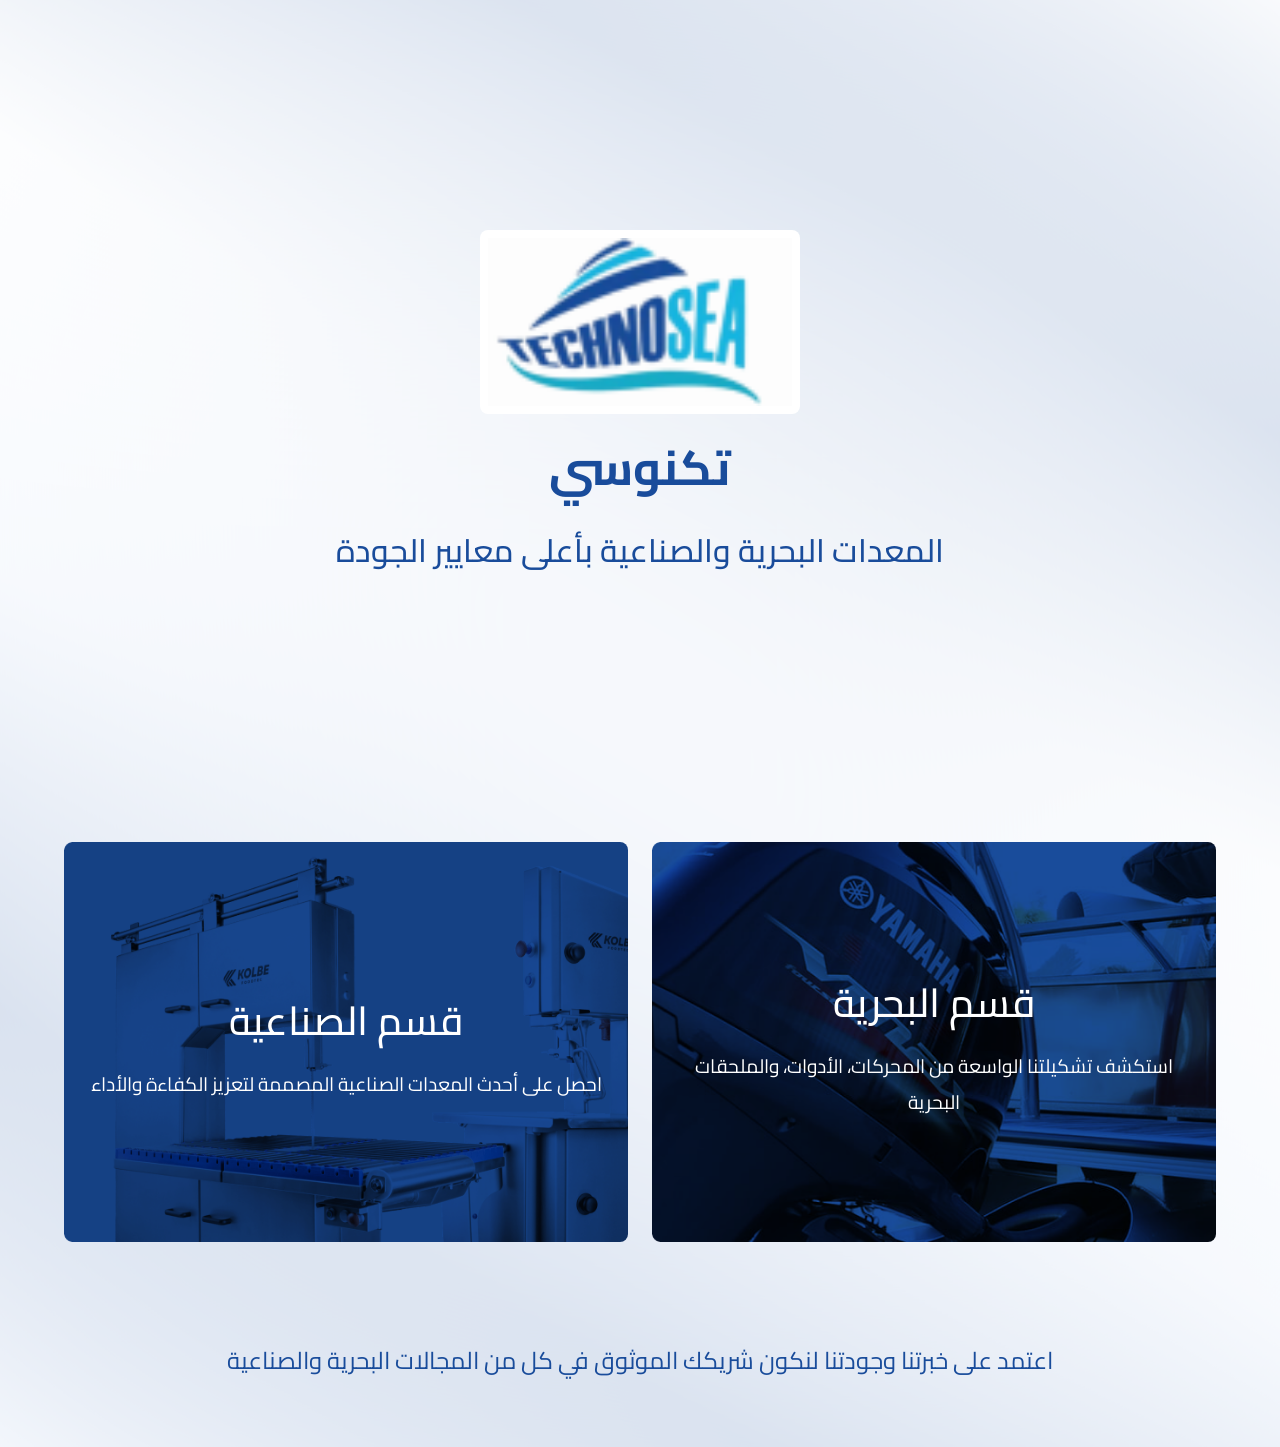
<file: index.html>
<!DOCTYPE html>
<html lang="ar" dir="rtl">
    <head>
        <meta charset="UTF-8">
        <meta name="viewport" content="width=device-width, initial-scale=1.0">

        <meta name="description" content="المعدات البحرية والصناعية بأعلى معايير الجودة">
        <meta name="keywords" content="Technosea, تكنوسي, معدات بحرية, معدات صناعية, marian, بحرية, محركات, engine">

        <!-- Icons -->
        <link rel='stylesheet' href='https://cdn-uicons.flaticon.com/2.5.1/uicons-thin-straight/css/uicons-thin-straight.css'>

        <!-- Font -->
        <link rel="preconnect" href="https://fonts.googleapis.com">
        <link rel="preconnect" href="https://fonts.gstatic.com" crossorigin>
        <link href="https://fonts.googleapis.com/css2?family=Cairo:wght@200..1000&display=swap" rel="stylesheet">

        <!-- Style -->
        <link rel="stylesheet" href="./asset/styles/index.css">
        <link rel="stylesheet" href="./asset/styles/home.css">

        <link rel="shortcut icon" href="./public/logo.ico" type="image/x-icon">

        <title>تكنوسي</title>
    </head>

    <body>
        <!-- for the navbar -->
        <!-- <header>
            <nav class="navbar">
                <section class="logo center non-responsive">
                    <img src="/public/logo.jpg" alt="logo">
                </section>
    
                <ul>
                    <li class="center bar responsive">
                        <i class="fi fi-ts-bars-staggered"></i>
                    </li>
                    <li class="logo center responsive">
                        <img src="/public/logo.jpg" alt="logo">
                    </li>
                    <ul>
                        <li>
                            <a href="/">المعدات البحرية</a>
                        </li>
                        <li>
                            <a href="/pages/about">المعدات الصناعية</a>
                        </li>
                    </ul>
                </ul>
            </nav>
        </header> -->

        <main>
            <header class="hero section center">
                <section class="logo center">
                    <img src="./public/logo.png" alt="Technose logo">
                </section>

                <h1>تكنوسي</h1>
                <h2>المعدات البحرية والصناعية بأعلى معايير الجودة</h2>
            </header>

            <!-- <section class="about center">
                <article class="center">
                    <section class="img">
                        <img src="/asset/images/kolbefoodtec_bandsaegen_k220.png" alt="kolbefoodtec">
                    </section>

                    <p>
                        نفخر بتقديم مجموعة واسعة من المعدات البحرية
                        والصناعية التي تلبي أعلى معايير الجودة والأداء.
                        سواء كنت تبحث عن معدات بحرية متطورة تضمن لك أمان وكفاءة رحلاتك،
                        أو معدات صناعية قوية تساهم في تعزيز إنتاجيتك،
                        نحن هنا لنلبي كافة احتياجاتك بأفضل الحلول المتاحة في السوق
                    </p>
                </article>
            </section> -->

            <section class="buttons-redirect section">
                <a href="./marian/index.html" class="button-redirect center">
                    <header>
                        <h2>قسم البحرية</h2>
                    </header>
                    <p>استكشف تشكيلتنا الواسعة من المحركات، الأدوات، والملحقات البحرية</p>
                </a>

                <a href="/" class="button-redirect center">
                    <header>
                        <h2>قسم الصناعية</h2>
                    </header>
                    <p>احصل على أحدث المعدات الصناعية المصممة لتعزيز الكفاءة والأداء</p>
                </a>
            </section>

            <section class="section center">
                <p>اعتمد على خبرتنا وجودتنا لنكون شريكك الموثوق في كل من المجالات البحرية والصناعية</p>
            </section>
        </main>

        <!-- <footer class="footer section">
            <section class="logo center">
                <img src="/public/logo.jpg" alt="logo">
            </section>

            <header>
                <h2>تكنوسي</h2>
                <h3>المعدات البحرية والصناعية بأعلى معايير الجودة</h3>
            </header>

            <section class="copyright">
                <p>الحقوق محفوظة  لشركة تكنوسي &copy; 2024</p>
            </section>
        </footer> -->
    </body>
</html>
</file>
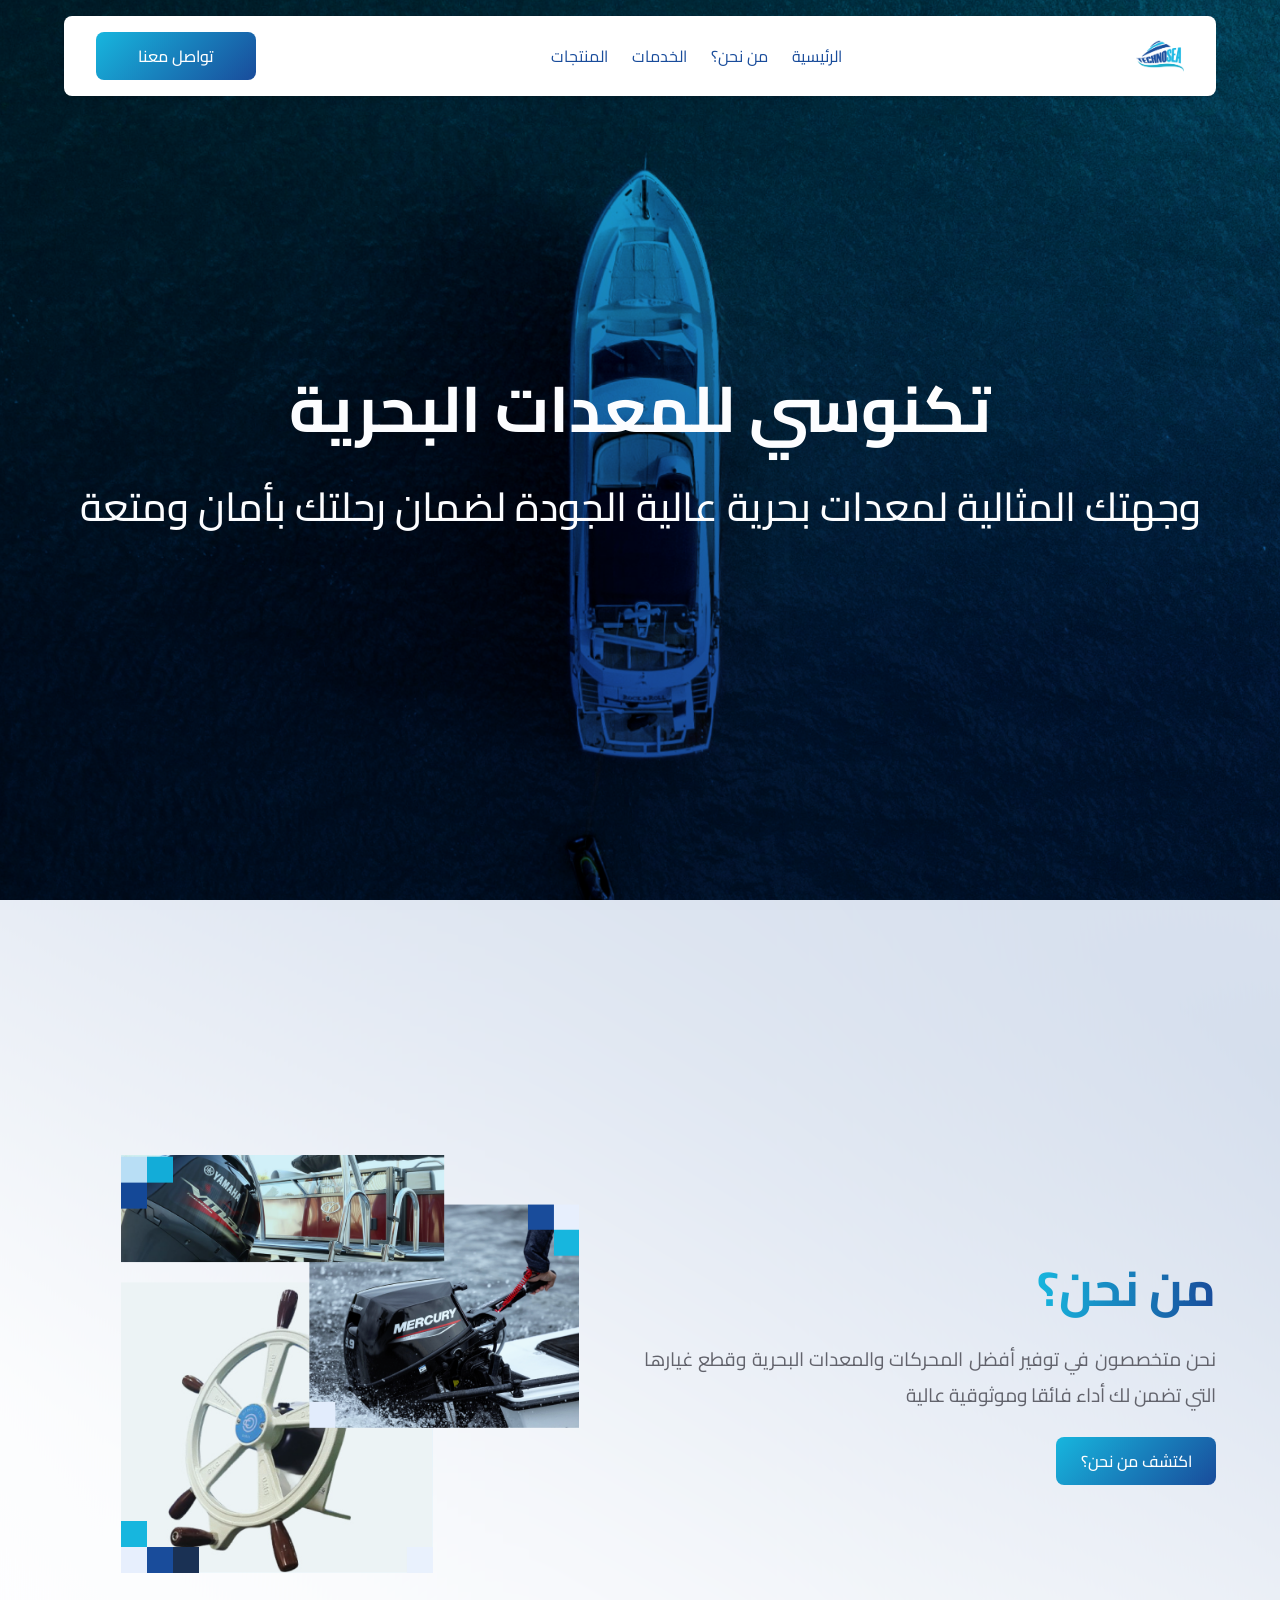
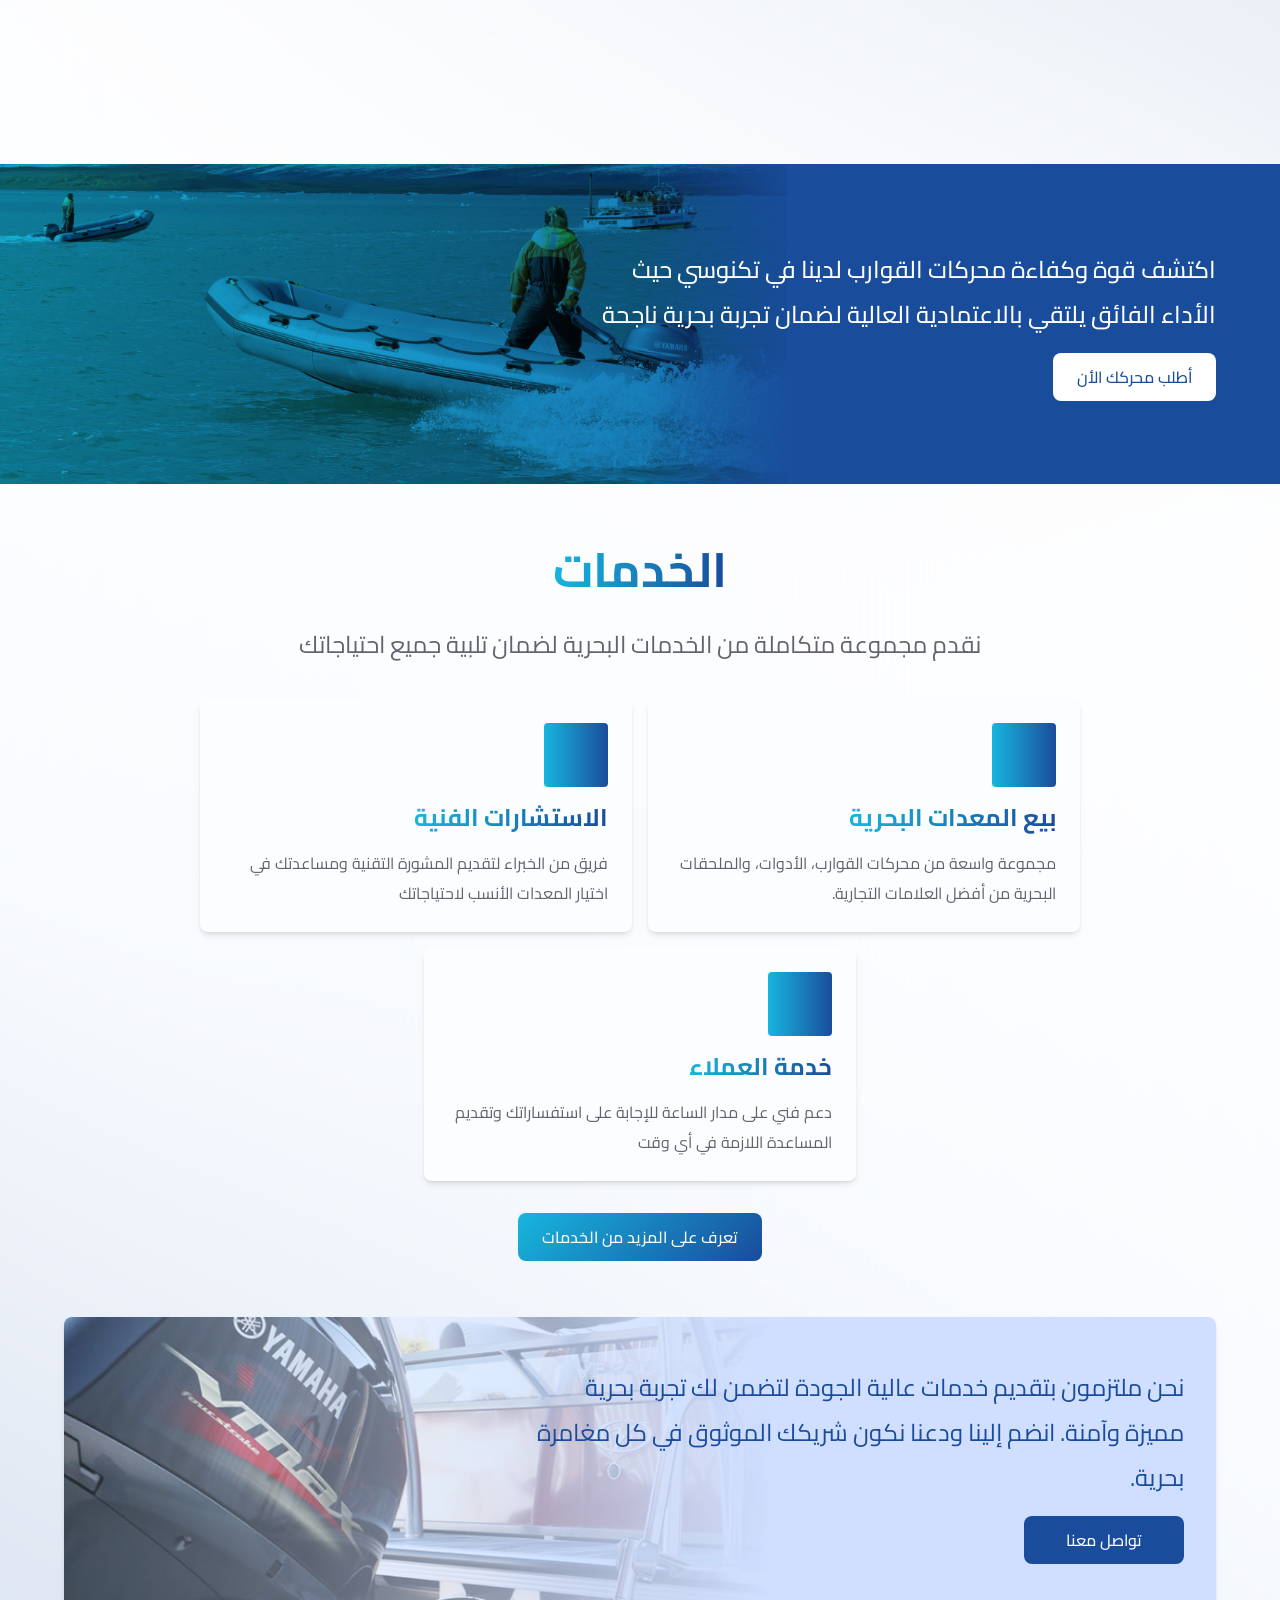
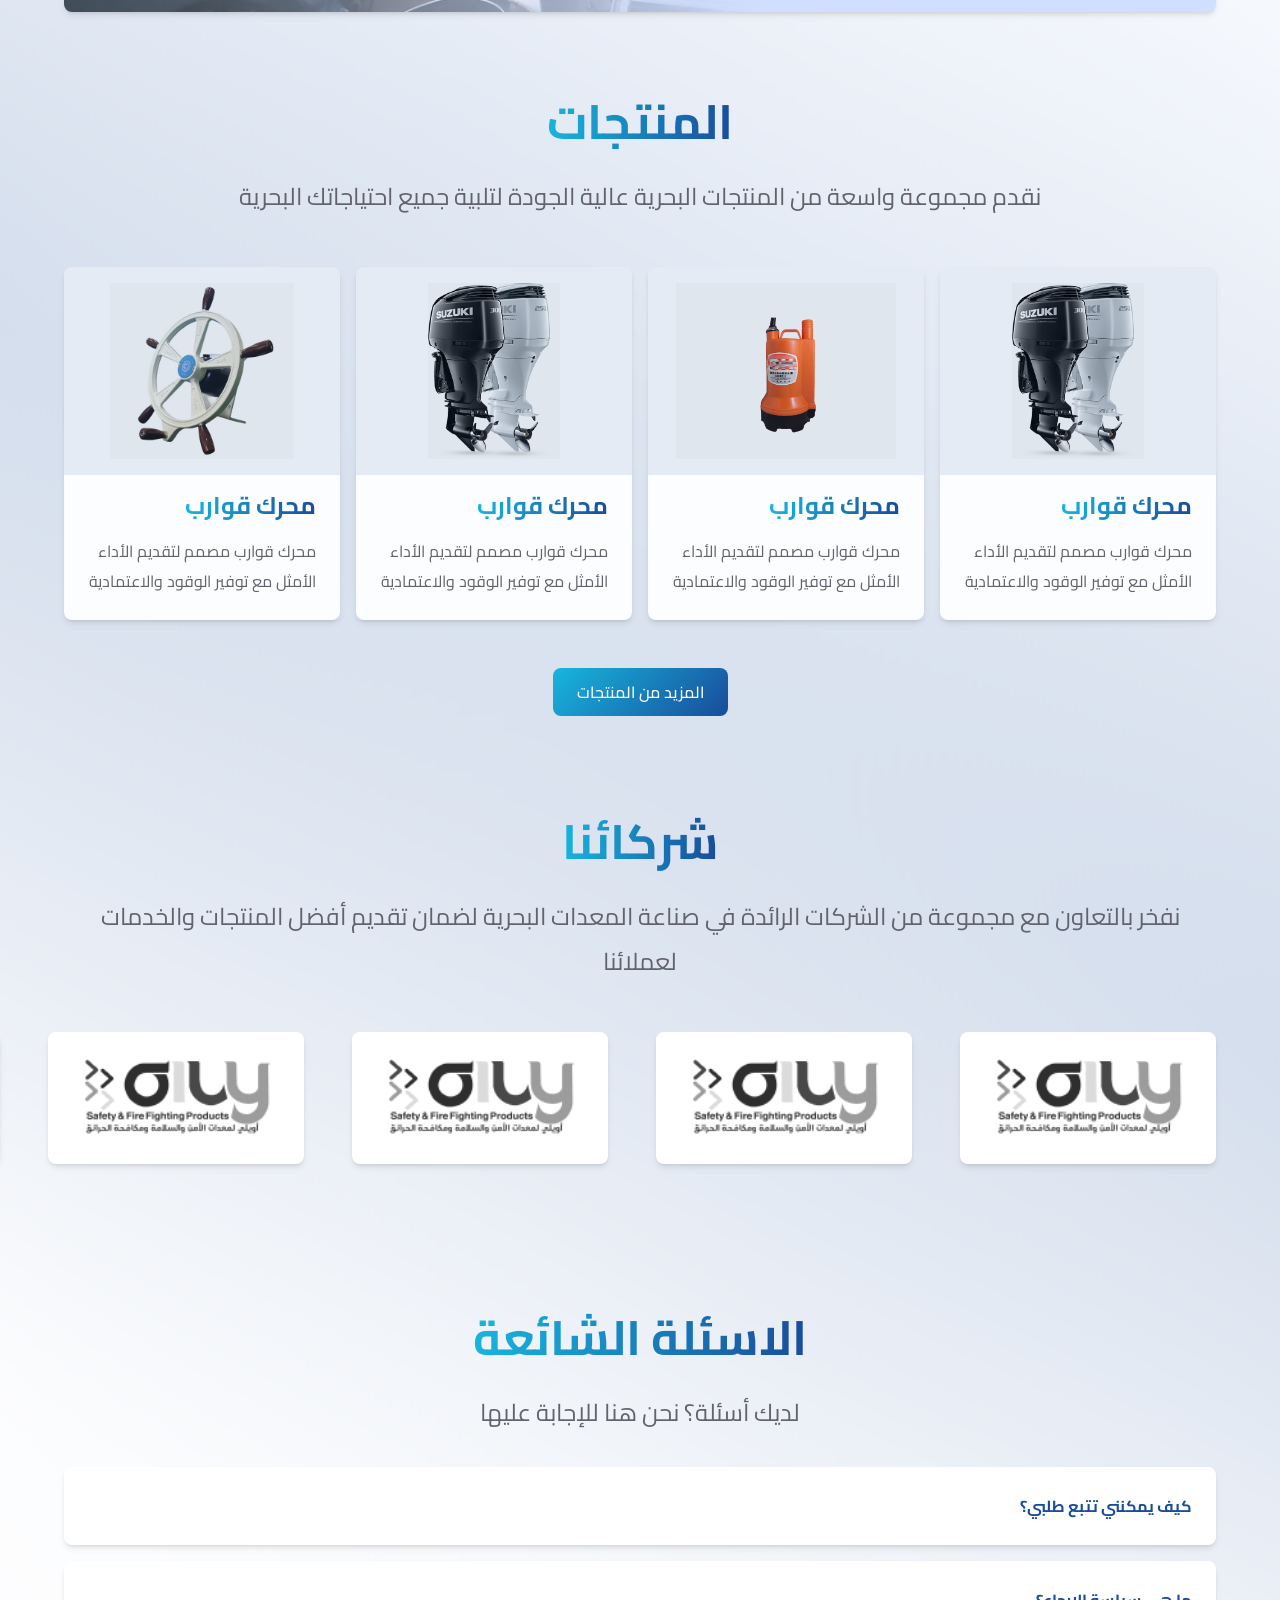
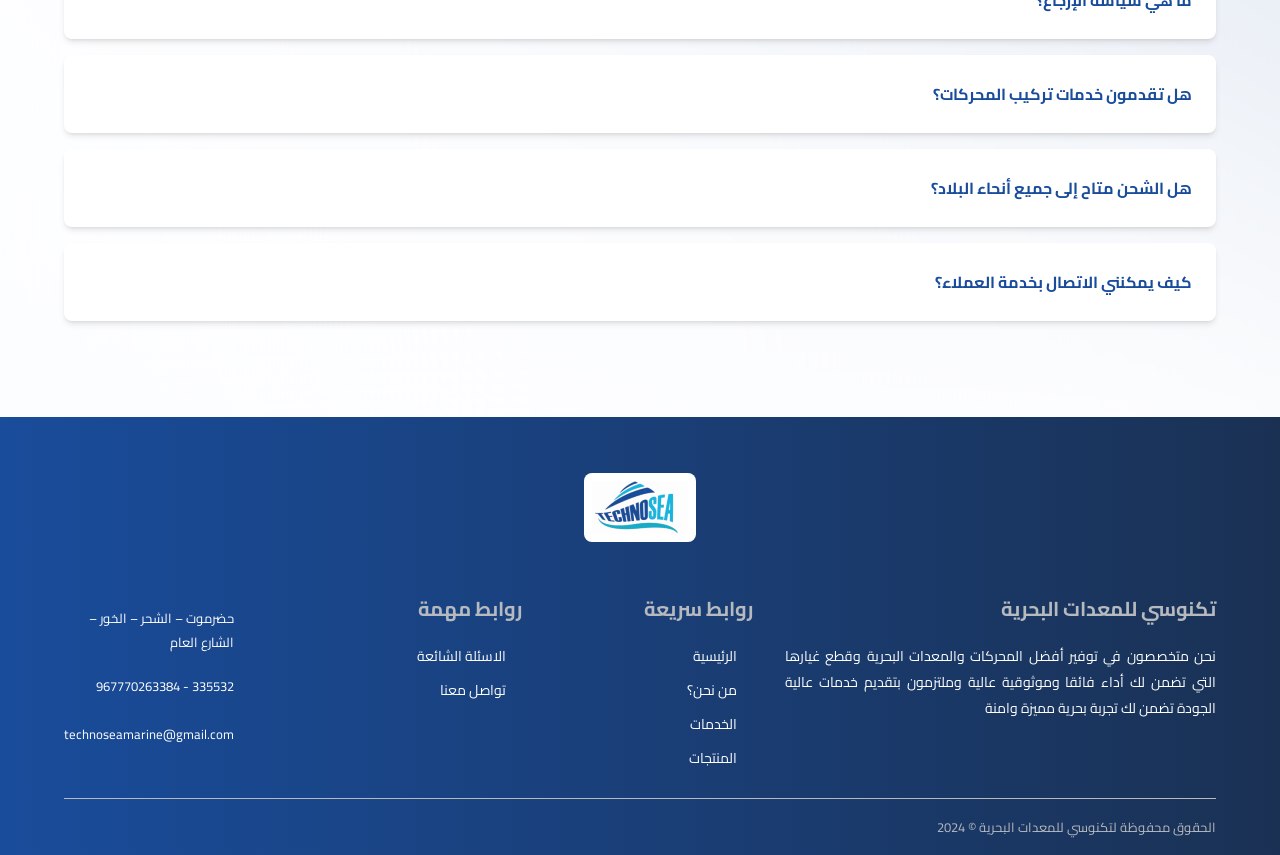
<file: marian/index.html>
<!DOCTYPE html>
<html lang="ar" dir="rtl">
    <head>
        <meta charset="UTF-8">
        
        <meta name="description" content="وجهتك المثالية لمعدات بحرية عالية الجودة لضمان رحلتك بأمان ومتعة">
        <meta name="keywords" content="Technosea, تكنوسي, معدات بحرية, marian, بحرية, محركات, engine">
        
        <link rel="stylesheet" href="/marian/asset/styles/home.css">

        <title>تكنوسي</title>
    </head>

    <body>
        <!-- for the navbar -->
        <header></header>

        <!-- Hero Section -->
        <section class="section hero center">
            <header>
                <h1>تكنوسي للمعدات البحرية</h1>
                <h2>وجهتك المثالية لمعدات بحرية عالية الجودة لضمان رحلتك بأمان ومتعة</h2>
            </header>

            <section>
                <i class="fi fi-ts-angle-small-down"></i>
            </section>
        </section>

        <!-- About Section -->
        <section class="section about">
            <article>
                <header>
                    <h2>من نحن؟</h2>
                </header>

                <p>
                    نحن متخصصون في توفير أفضل المحركات والمعدات البحرية وقطع غيارها التي تضمن لك أداء فائقا وموثوقية عالية 
                </p>

                <section>
                    <a href="/marian/pages/about.html" class="btn btn-linear">اكتشف من نحن؟</a>
                </section>
            </article>

            <section>
                <img src="/marian/asset/images/about.png" alt="Products">
            </section>
        </section>

        <!-- Engine Section -->
        <section class="engine">
            <section>
                <p>
                    اكتشف قوة وكفاءة محركات القوارب لدينا في تكنوسي حيث الأداء الفائق يلتقي بالاعتمادية العالية لضمان تجربة بحرية ناجحة
                </p>
                <a class="btn" href="/marian/pages/contact-us.html">أطلب محركك الأن</a>
            </section>
        </section>

        <!-- Services Section -->
        <section id="services" class="section services">
            <header>
                <h2>الخدمات</h2>
                <p>نقدم مجموعة متكاملة من الخدمات البحرية لضمان تلبية جميع احتياجاتك</p>
            </header>

            <section class="services-container"></section>

            <section class="btn-container">
                <a href="/marian/pages/services.html" class="btn btn-linear">تعرف على المزيد من الخدمات</a>
            </section>
        </section>

        <!-- Contact Section -->
        <section class="section contact">
            <section class="center">
                <p>
                    نحن ملتزمون بتقديم خدمات عالية الجودة لتضمن لك تجربة بحرية مميزة وآمنة. انضم إلينا ودعنا نكون شريكك الموثوق في كل مغامرة بحرية.
                </p>

                <a href="/marian/pages/contact-us.html" class="btn center">تواصل معنا</a>
            </section>
        </section>

        <!-- Products section -->
        <section class="section products">
            <header>
                <h2>المنتجات</h2>
                <p>نقدم مجموعة واسعة من المنتجات البحرية عالية الجودة لتلبية جميع احتياجاتك البحرية</p>
            </header>

            <section class="products-container">
                <!-- <article class="card product">
                    <section class="image">
                        <img src="/asset/images/product-1.jpeg" alt="product">
                    </section>

                    <header>
                        <h3>محرك قوارب</h3>
                    </header>

                    <p>
                        محرك قوارب مصمم لتقديم الأداء الأمثل مع توفير الوقود والاعتمادية
                    </p>
                </article> -->
            </section>

            <section class="btn-container">
                <a href="/marian/pages/products.html" class="btn btn-linear">المزيد من المنتجات</a>
            </section>
        </section>

        <section class="section partners">
            <header>
                <h2>شركائنا</h2>
                <p>
                    نفخر بالتعاون مع مجموعة من الشركات الرائدة في صناعة المعدات البحرية لضمان تقديم أفضل المنتجات والخدمات لعملائنا 
                </p>
            </header>

            <section class="partners-container">

            </section>
        </section>

        <!-- FAQ -->
        <section class="section faq">
            <header>
                <h2>الاسئلة الشائعة</h2>
                <p>لديك أسئلة؟ نحن هنا للإجابة عليها</p>
            </header>

            <section class="faq-container">
                <!-- <article class="card">
                    <header>
                        <h4>كيف يمكنني تتبع طلبي؟</h4>

                        <section>
                            <i class="fi fi-rr-plus"></i>
                        </section>
                    </header>

                    <p>
                        يمكنك تتبع طلبك من خلال حسابك على موقعنا أو عبر البريد الإلكتروني الذي يتضمن رقم التتبع.
                    </p>
                </article> -->
            </section>
        </section>

        <footer class="footer"></footer>

        <script type="module" src="/marian/asset/js/index.js"></script>
        <script src="/marian/asset/js/home.js"></script>
    </body>
</html>
</file>
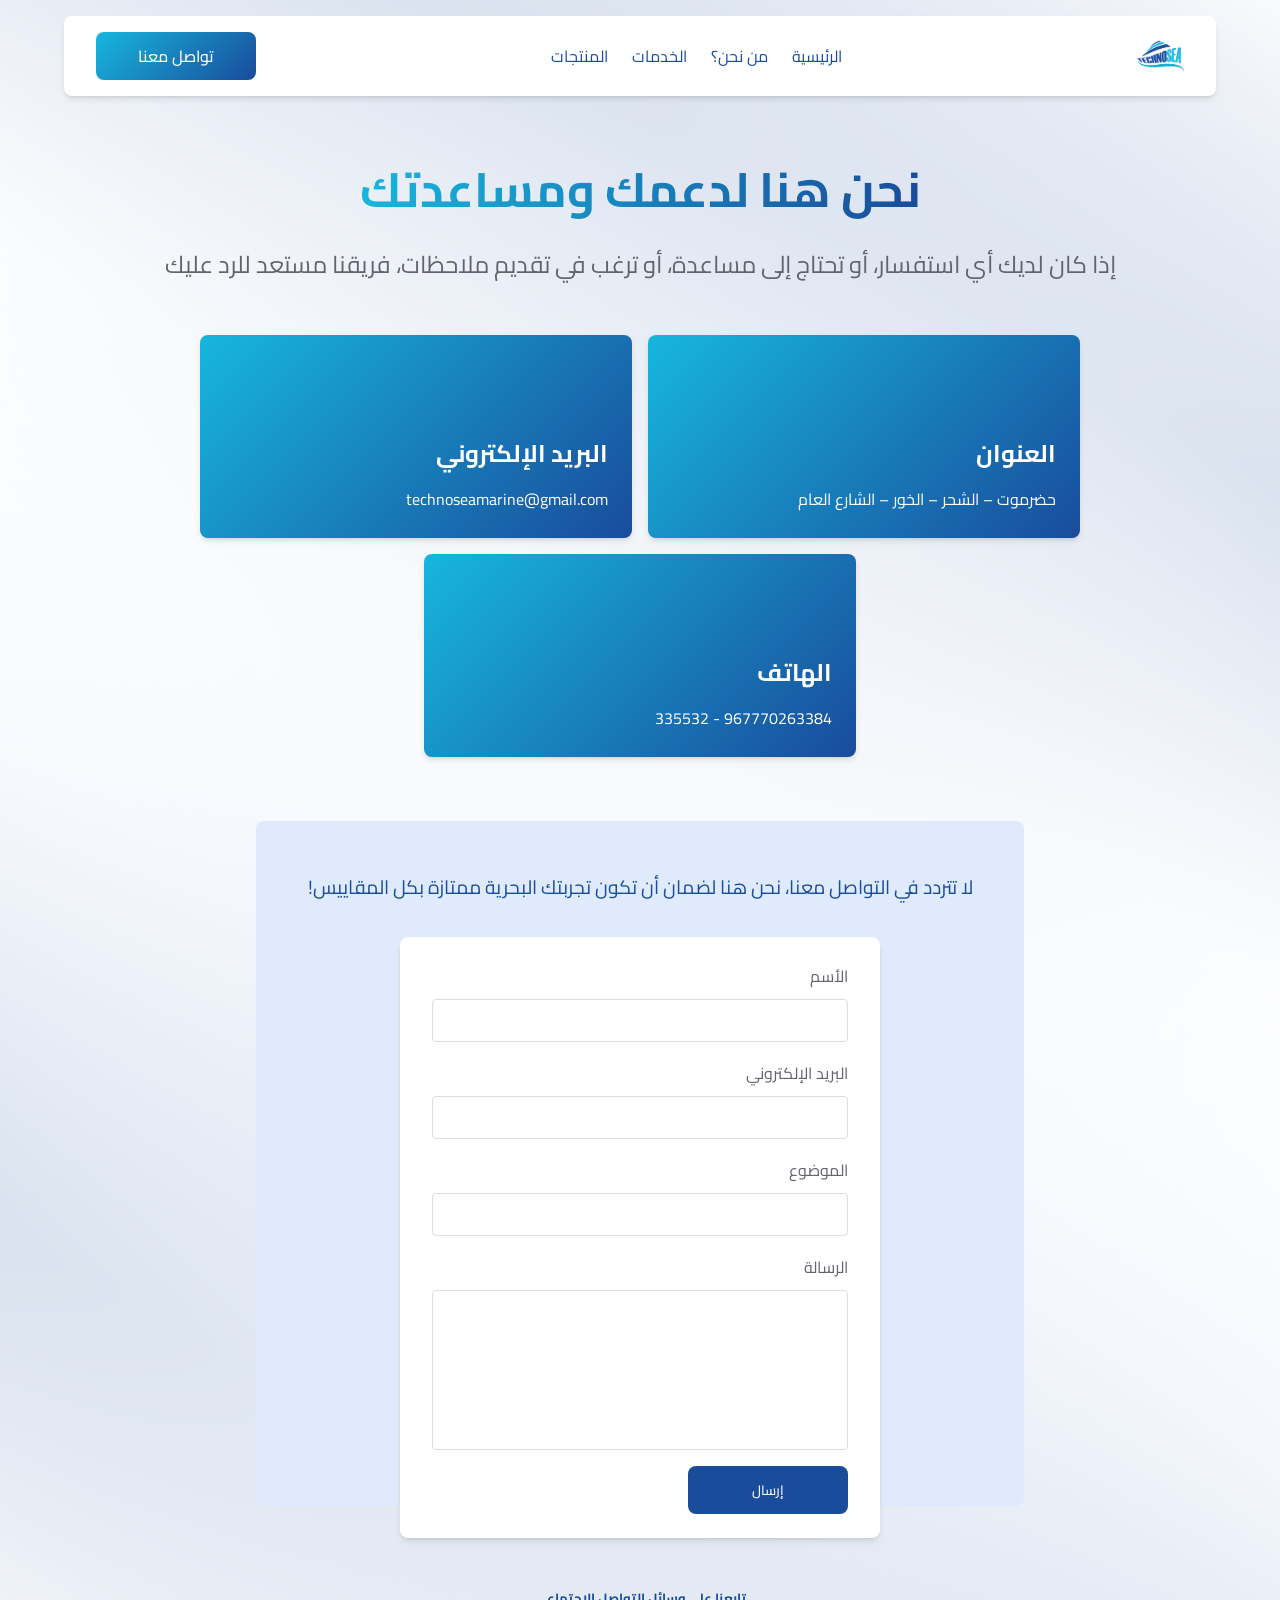
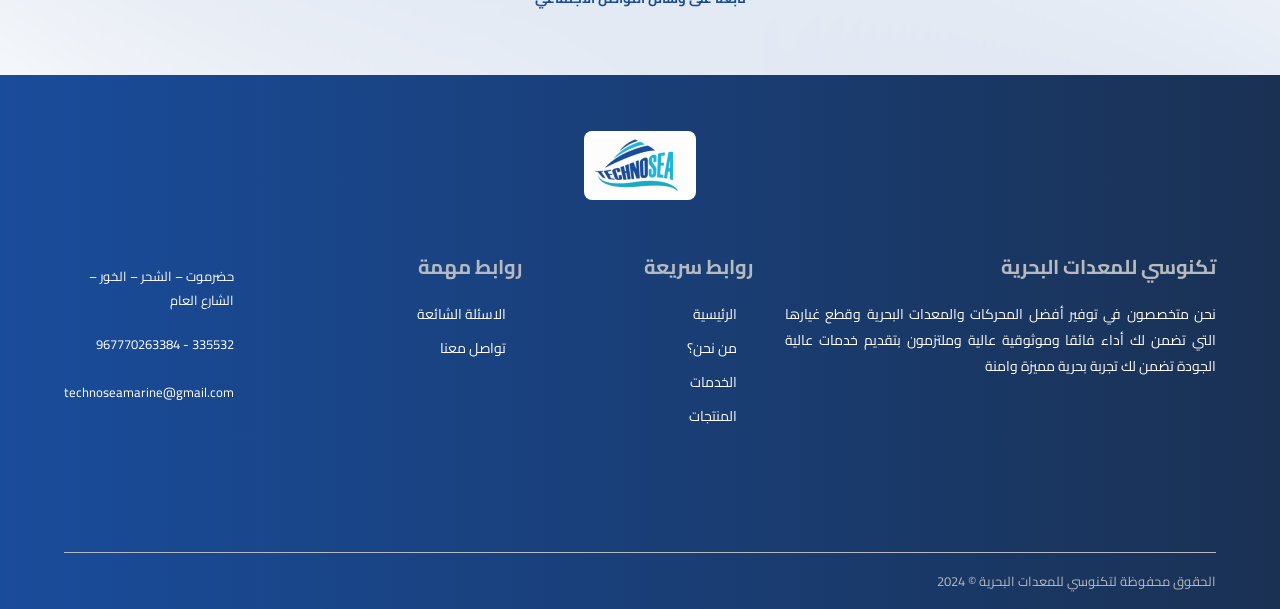
<file: marian/pages/contact-us.html>
<!DOCTYPE html>
<html lang="ar" dir="rtl">
    <head>
        <meta charset="UTF-8">
        
        <meta name="description" content="وجهتك المثالية لمعدات بحرية عالية الجودة لضمان رحلتك بأمان ومتعة">
        <meta name="keywords" content="Technosea, تكنوسي, معدات بحرية, marian, بحرية, محركات, engine">

        <link rel="stylesheet" href="/marian/asset/styles/contact-us.css">
        <title>تكنوسي | تواصل معنا</title>
    </head>

    <body>
        <!-- for the navbar -->
        <header></header>

        <main>
            <section class="section header-page">
                <header>
                    <h2>نحن هنا لدعمك ومساعدتك</h2>
                    <p>إذا كان لديك أي استفسار، أو تحتاج إلى مساعدة، أو ترغب في تقديم ملاحظات، فريقنا مستعد للرد عليك</p>
                </header>
            </section>

            <section class="cards-container">
                <article class="card center">
                    <section class="icon">
                        <i class="fi fi-rr-marker"></i>
                    </section>
                    <header>
                        <h3>العنوان</h3>
                    </header>
                    <p>حضرموت – الشحر – الخور – الشارع العام </p>
                </article>

                <article class="card center">
                    <section class="icon">
                        <i class="fi fi-rr-envelope"></i>
                    </section>
                    <header>
                        <h3>البريد الإلكتروني</h3>
                    </header>
                    <p><a href="mailto:technoseamarine@gmail.com">technoseamarine@gmail.com</a></p>
                </article>

                <article class="card center">
                    <section class="icon">
                        <i class="fi fi-rr-phone-flip"></i>
                    </section>
                    <header>
                        <h3>الهاتف</h3>
                    </header>
                    <p>967770263384 - 335532</p>
                </article>
            </section>

            <section>
                <p>لا تتردد في التواصل معنا، نحن هنا لضمان أن تكون تجربتك البحرية ممتازة بكل المقاييس!</p>

                <form action="" method="post">
                    <section>
                        <label for="name">الأسم</label>
                        <input type="text" name="name" required>
                    </section>

                    <section>
                        <label for="email">البريد الإلكتروني</label>
                        <input type="email" name="email" required>
                    </section>

                    <section>
                        <label for="title">الموضوع</label>
                        <input type="text" name="title" required>
                    </section>

                    <section>
                        <label for="name">الرسالة</label>
                        <textarea name="message"></textarea>
                    </section>

                    <section class="btn-container">
                        <button type="submit" class="btn">إرسال</button>
                    </section>
                </form>
            </section>

            <section class="icons">
                <header>
                    <h5>تابعنا على وسائل التواصل الاجتماعي</h4>
                </header>

                <ul class="icons-container">
                    <li><a href="/marian/"><i class="fi fi-brands-whatsapp"></i></a></li>
                    <li><a href="/marian/"><i class="fi fi-brands-linkedin"></i></a></li>
                    <li><a href="/marian/"><i class="fi fi-brands-twitter-alt"></i></a></li>
                    <li><a href="/marian/"><i class="fi fi-brands-instagram"></i></a></li>
                </ul>
            </section>
        </main>

        <!-- for the footer -->
        <footer class="footer"></footer>

        <script type="module" src="/marian/asset/js/index.js"></script>
    </body>
</html>
</file>
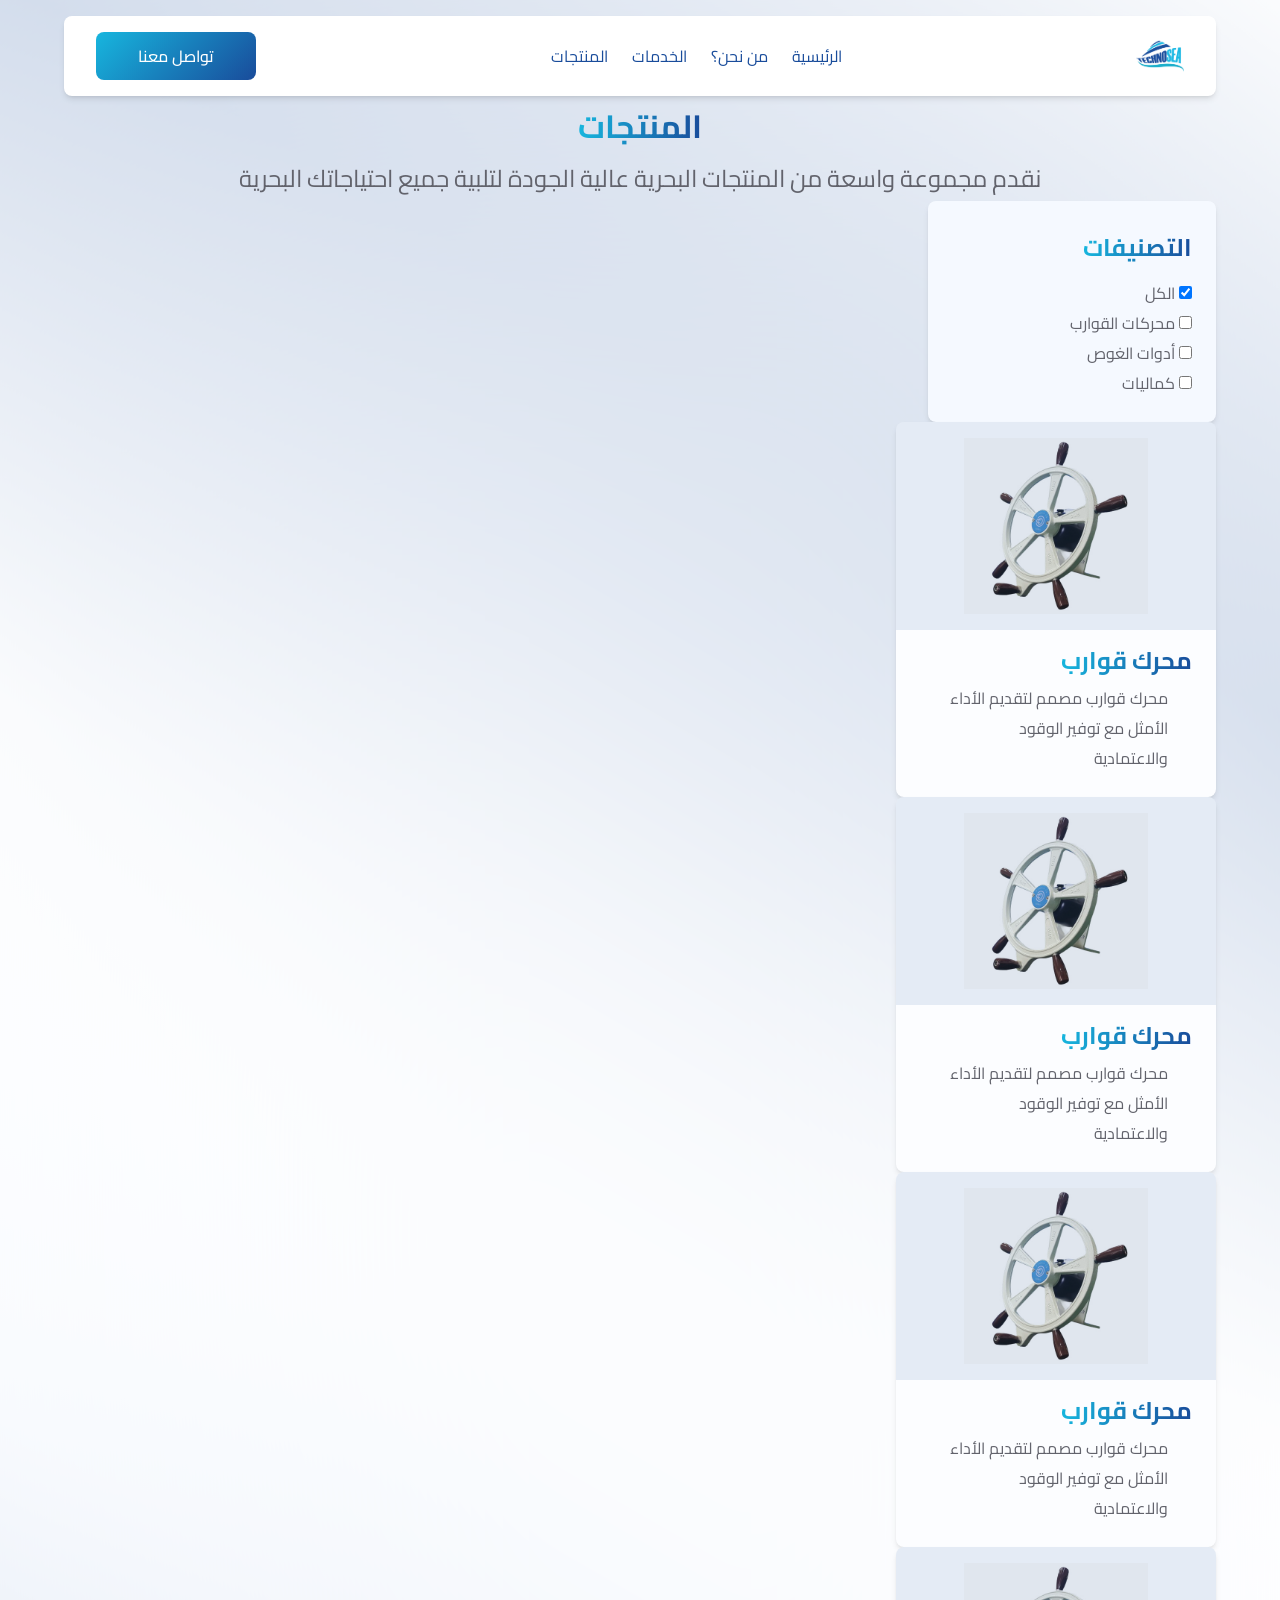
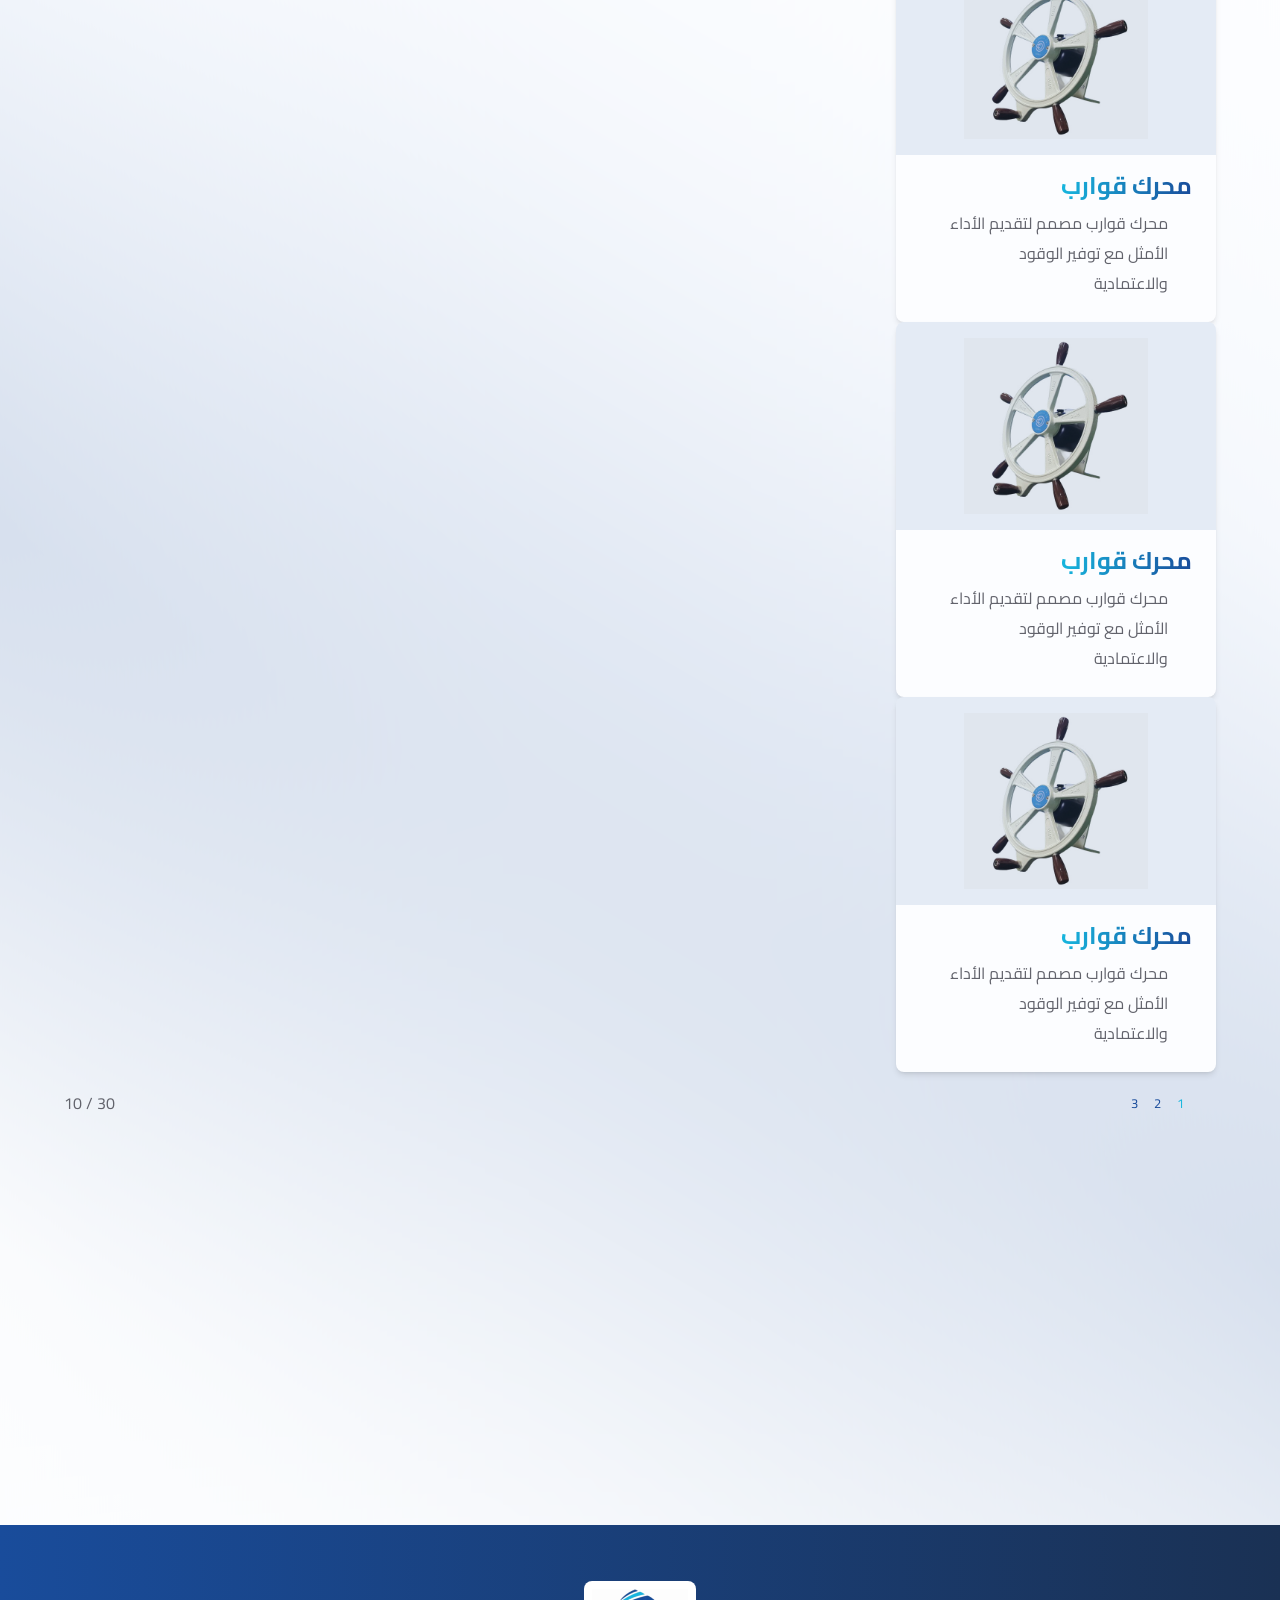
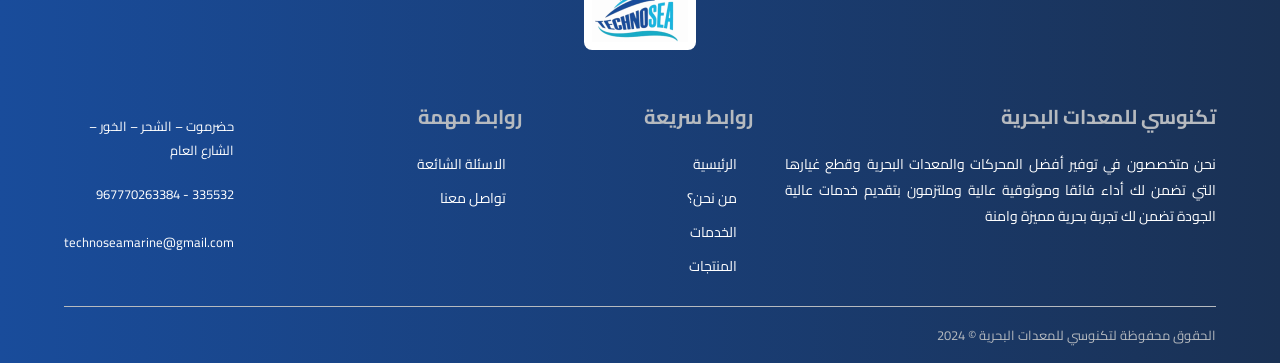
<file: marian/pages/products.html>
<!DOCTYPE html>
<html lang="ar" dir="rtl">
    <head>
        <meta charset="UTF-8">
        
        <meta name="description" content="وجهتك المثالية لمعدات بحرية عالية الجودة لضمان رحلتك بأمان ومتعة">
        <meta name="keywords" content="Technosea, تكنوسي, معدات بحرية, marian, بحرية, محركات, engine">

        <link rel="stylesheet" href="/marian/asset/styles/home.css">
        <title>تكنوسي | المنتجات</title>
    </head>

    <body>
        <!-- for the navbar -->
        <header></header>

        <main class="section">
          <header class="mb-5 pt-5 header-page">
            <h1>المنتجات</h1>
            <p class="text-center">نقدم مجموعة واسعة من المنتجات البحرية عالية الجودة لتلبية جميع احتياجاتك البحرية</p>
          </header>
  
  
          <div class="container-fluid ">
              <div class="row">
                  <!-- Side bar filter -->
                  <div class="d-none d-lg-block col-3 " >
                      <div class="filter-container d-flex justify-content-start" >
                        <div class="card mb-4 rounded-3 shadow-sm bg-as-body" style="width: 18rem;">
                          <header class="me-3">
                            <h3>التصنيفات</h3>
                          </header>
                          <div class="card-body">
                              <div class="form-check mb-3">
                                <input class="form-check-input float-end ms-1" type="checkbox" name="category" id="all" value="all" checked >
                                <label class="form-check-label" for="all"> الكل </label>
                              </div>
                              <div class="form-check mb-3">
                                <input class="form-check-input float-end ms-1" type="checkbox" name="category" id="engins" value="engins"  >
                                <label class="form-check-label" for="engins"> محركات القوارب </label>
                              </div>
                              <div class="form-check mb-3">
                                <input class="form-check-input float-end ms-1" type="checkbox" name="category" id="swimmingTools" value="swimmingTools"  >
                                <label class="form-check-label" for="swimmingTools"> أدوات الغوص  </label>
                              </div>
                              <div class="form-check mb-3">
                                <input class="form-check-input float-end ms-1" type="checkbox" name="category" id="Accessories" value="Accessories"  >
                                <label class="form-check-label" for="Accessories"> كماليات </label>
                              </div>
                          </div>
                        </div>
                      </div>
                  </div>
  
                  <!-- Products -->
                  <div class="col-12 col-lg-9">
                      <div class="product-container row gap-4 justify-content-center" ></div>
  
                      <!-- Pagination -->
                      <section id="pagination-container"></section>
                  </div>
              </div>
          </div>
        </main>

        <!-- Contact Section -->
        <section class="section contact mt-5 ">
          <section class="center">
            <p>
                نحن ملتزمون بتقديم خدمات عالية الجودة لتضمن لك تجربة بحرية مميزة وآمنة. انضم إلينا ودعنا نكون شريكك الموثوق في كل مغامرة بحرية.
            </p>
    
            <a href="/marian/pages/contact-us.html" class="btn center">تواصل معنا</a>
          </section>
        </section>

        <!-- for the footer -->
        <footer class="footer"></footer>

        <script src="https://cdn.jsdelivr.net/npm/bootstrap@5.1.3/dist/js/bootstrap.bundle.min.js" integrity="sha384-ka7Sk0Gln4gmtz2MlQnikT1wXgYsOg+OMhuP+IlRH9sENBO0LRn5q+8nbTov4+1p" crossorigin="anonymous"></script>
        <script type="module" src="/marian/asset/js/index.js"></script>
        <script type="module">
          import Pagination from '../components/pagination.js';

            const Products=[
                {id:1, name:"Product 1", category:"engins"},
                {id:2, name:"Product 2", category:"swimmingTools"},
                {id:3, name:"Product 3", category:"Accessories"},
                {id:4, name:"Product 4", category:"engins"},
                {id:5, name:"Product 5", category:"engins"},
                {id:6, name:"Product 6", category:"engins"},
                {id:7, name:"Product 7", category:"engins"},
                {id:8, name:"Product 8", category:"engins"},
                {id:9, name:"Product 9", category:"engins"},
                {id:10, name:"Product 10", category:"engins"},
            ];

            const productContainer = document.querySelector(".product-container");
            const categoryCheckBox = document.querySelectorAll('input[name="category"]');
            const paginationLinks = document.querySelectorAll(".page-link");
            const itemPerPage = 6;
            let currentPage = 1;

            function displayProduct(filteredProducts) {
              productContainer.innerHTML = '';

              const start = 0;
              const end = Math.min(itemPerPage, filteredProducts.length);
              const productsToDisplay = filteredProducts.slice(start, end);

              productsToDisplay.forEach((product) => {
                const ProductElement = document.createElement('div');
                ProductElement.classList.add('product', 'mb-3', 'col-sm-12', 'col-md-3', 'col-lg-3', 'card');
                ProductElement.style.width = "20rem";
                ProductElement.innerHTML = `
                    <div class='image'>
                      <img src="/marian/asset/images/product-3.jpeg" class="img-fluid" alt="product" >  
                    </div>
                    <div class="card-body ">
                      <header>
                          <h3 class="card-title mb-3"> محرك قوارب</h3>
                          <p class="card-text p-0">محرك قوارب مصمم لتقديم الأداء الأمثل مع توفير الوقود والاعتمادية</p>
                      </header>
                    </div>
                `;
                
                productContainer.appendChild(ProductElement);
              });
            }

          function filterProducts() {
            const selectedcategories = [];
            categoryCheckBox.forEach((checkbox) => {
              if (checkbox.checked) {
                selectedcategories.push(checkbox.value);
              }
            });
          
            const filteredProduct = Products.filter((product) => {
              if (selectedcategories.includes('all')) {
                return true;
              }
              return selectedcategories.includes(product.category);
            });
          
            currentPage = 1;
            displayProduct(filteredProduct);
          }

          categoryCheckBox.forEach((checkbox) => {
            checkbox.addEventListener('change', filterProducts);
          });

          filterProducts();
            
          Pagination('/marian/pages/products.html', 3, Products.length, Products.length * 3);
        </script>
    </body>
</html>
</file>
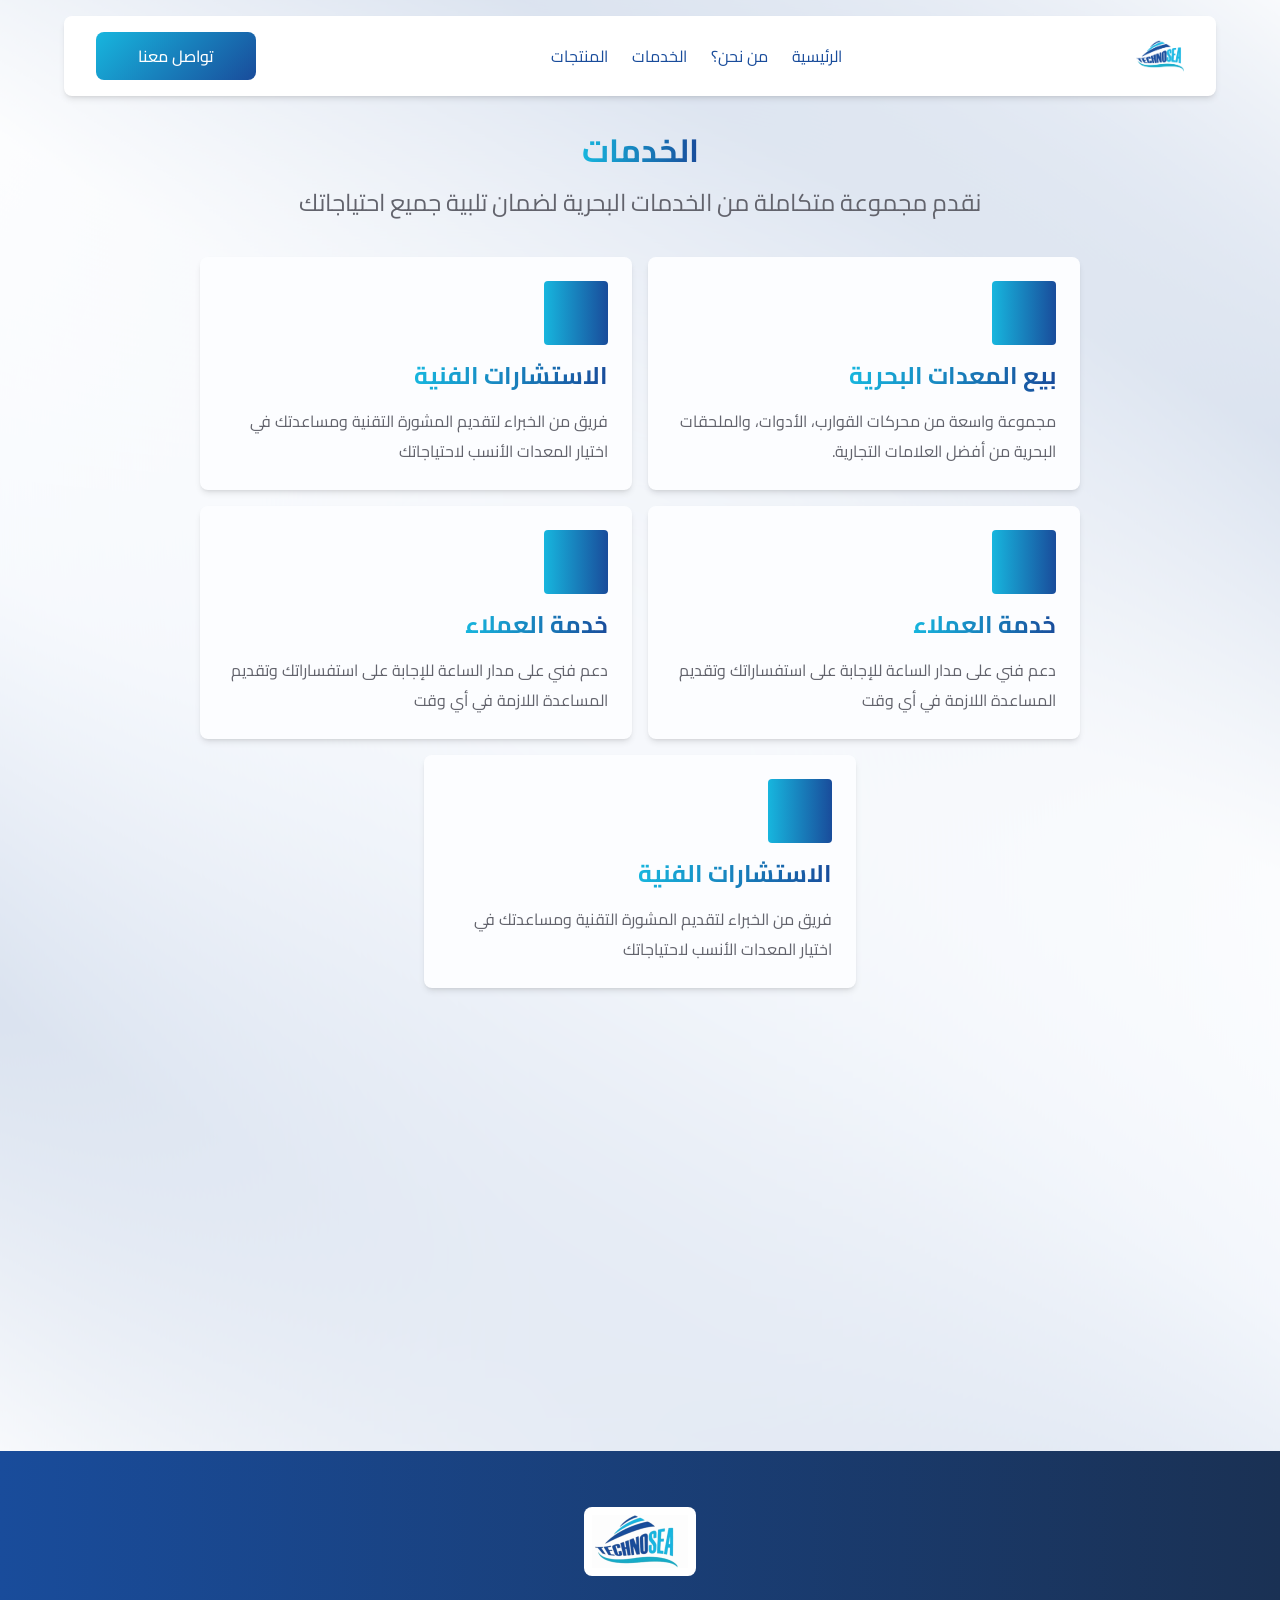
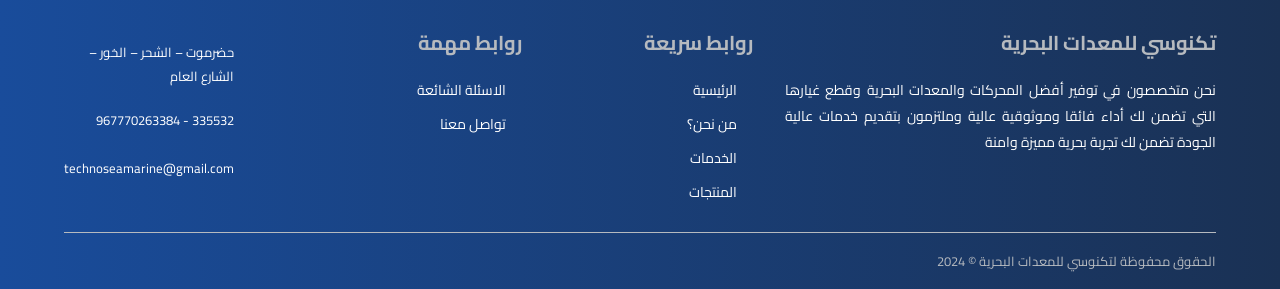
<file: marian/pages/services.html>
<!DOCTYPE html>
<html lang="ar" dir="rtl">
    <head>
        <meta charset="UTF-8">
        
        <meta name="description" content="وجهتك المثالية لمعدات بحرية عالية الجودة لضمان رحلتك بأمان ومتعة">
        <meta name="keywords" content="Technosea, تكنوسي, معدات بحرية, marian, بحرية, محركات, engine">

        <link rel="stylesheet" href="../asset/styles/home.css">
        <title>تكنوسي | الخدمات</title>
    </head>

    <body>
        <!-- for the navbar -->
        <header></header>

        <!-- Services Section -->
        <main id="services" class="section services">
            <header>
                <h1>الخدمات</h1>
                <p>نقدم مجموعة متكاملة من الخدمات البحرية لضمان تلبية جميع احتياجاتك</p>
            </header>

            <section class="services-container"></section>

            <section id="pagination-container"></section>
        </main>

        <!-- Contact Section -->
        <section class="section contact mt-5 ">
            <section class="center">
                <p>
                    نحن ملتزمون بتقديم خدمات عالية الجودة لتضمن لك تجربة بحرية مميزة وآمنة. انضم إلينا ودعنا نكون شريكك الموثوق في كل مغامرة بحرية.
                </p>
        
                <a href="/marian/pages/contact-us.html" class="btn center">تواصل معنا</a>
            </section>
        </section>

        <!-- for the footer -->
        <footer class="footer"></footer>

        <script type="module" src="/marian/asset/js/index.js"></script>
        <script type="module">
            import Pagination from '../components/pagination.js';

            const services = [
                {
                    id: 1,
                    title: "بيع المعدات البحرية",
                    description: "مجموعة واسعة من محركات القوارب، الأدوات، والملحقات البحرية من أفضل العلامات التجارية.",
                    icon: "fi-ts-sailboat"
                },
                {
                    id: 2,
                    title: "الاستشارات الفنية",
                    description: "فريق من الخبراء لتقديم المشورة التقنية ومساعدتك في اختيار المعدات الأنسب لاحتياجاتك",
                    icon: "fi-ts-employee-man-alt"
                },
                {
                    id: 3,
                    title: "خدمة العملاء",
                    description: "دعم فني على مدار الساعة للإجابة على استفساراتك وتقديم المساعدة اللازمة في أي وقت",
                    icon: "fi-ts-user-headset"
                },
                {
                    id: 4,
                    title: "خدمة العملاء",
                    description: "دعم فني على مدار الساعة للإجابة على استفساراتك وتقديم المساعدة اللازمة في أي وقت",
                    icon: "fi-ts-user-headset"
                },
                {
                    id: 5,
                    title: "الاستشارات الفنية",
                    description: "فريق من الخبراء لتقديم المشورة التقنية ومساعدتك في اختيار المعدات الأنسب لاحتياجاتك",
                    icon: "fi-ts-employee-man-alt"
                },
            ];

            const servicesContainer = document.getElementsByClassName('services-container')[0];

            services.forEach(e => {
                servicesContainer.innerHTML += `
                    <article class="card">
                        <section class="icon center">
                            <i class="fi ${e.icon}"></i>
                        </section>

                        <header>
                            <h3>${e.title}</h3>
                        </header>

                        <p>${e.description}</p>
                    </article>
                `;
            });

            const servicesSection = document.querySelector('body > section.services');
            servicesSection.style.cssText = "animation: 1s showing-up linear forwards;";

            Pagination('/marian/pages/services.html', 5, services.length, services.length * 5);
        </script>
    </body>
</html>
</file>
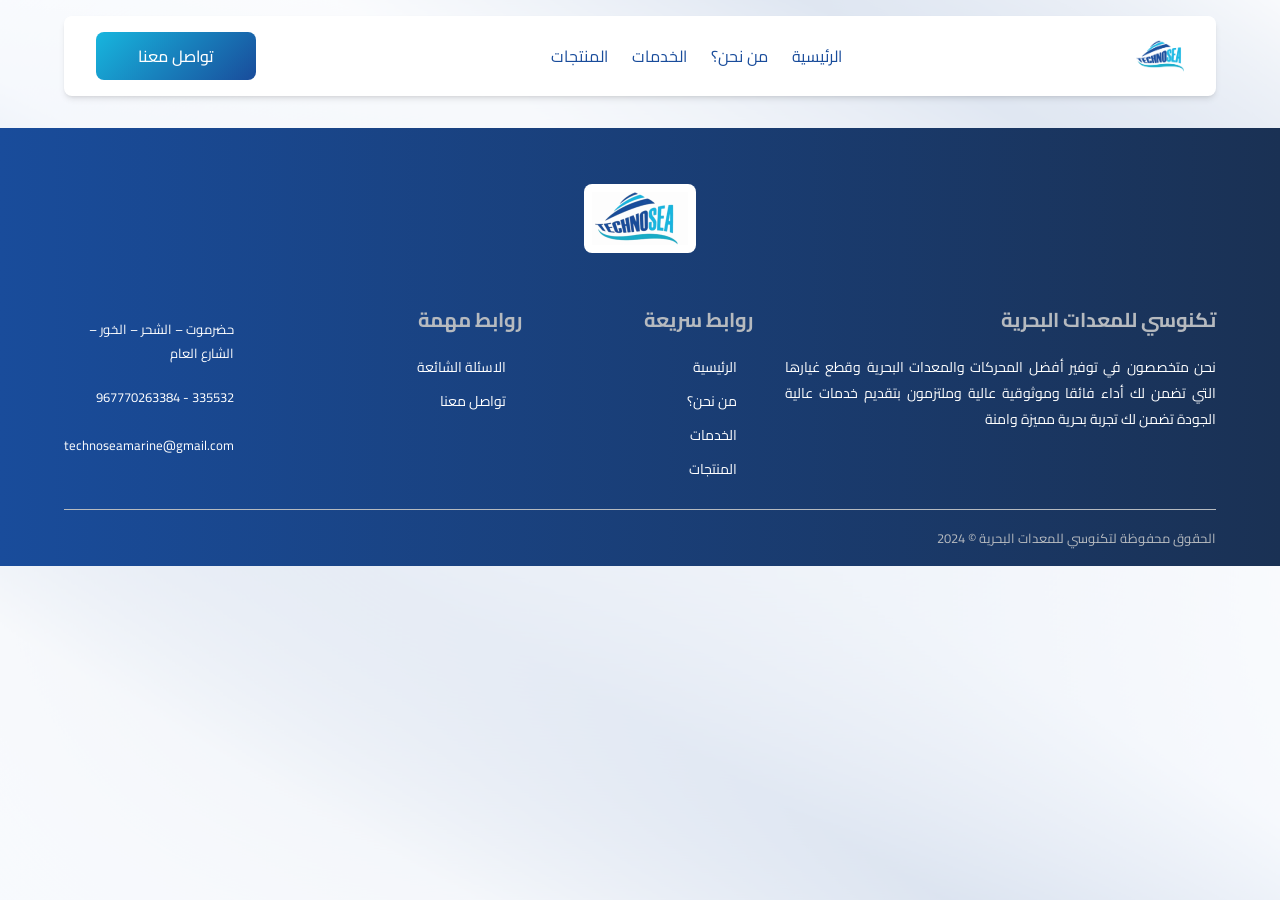
<file: marian/pages/success-contact-us.html>
<!DOCTYPE html>
<html lang="ar" dir="rtl">
    <head>
        <meta charset="UTF-8">
        
        <meta name="description" content="وجهتك المثالية لمعدات بحرية عالية الجودة لضمان رحلتك بأمان ومتعة">
        <meta name="keywords" content="Technosea, تكنوسي, معدات بحرية, marian, بحرية, محركات, engine">

        <title>تكنوسي | تواصل معنا</title>
    </head>

    <body>
        <!-- for the navbar -->
        <header></header>

        <!-- for the footer -->
        <footer class="footer"></footer>

        <script type="module" src="/marian/asset/js/index.js"></script>
    </body>
</html>
</file>
<file: asset/styles/index.css>
:root {
    --main-color: #194C9B;
    --second-color: #17B6DE;
    --dark-color: #1A3154;
    --card-color: #f9fafc;
    --bg-color: #DFEAFC;
    --white-color: #FFF;
    --font-color: #62636C;
    --border-color: #ddd;
}

* {
    margin: 0;
    padding: 0;
    transition: .3s;
    font-family: "Cairo";
    box-sizing: border-box;
    -moz-box-sizing: border-box;
    -webkit-box-sizing: border-box;
}

html {
    font-size: 16px;
}

body {
    color: var(--font-color);
    background-image: linear-gradient(30deg, var(--bg-color), var(--main-color), var(--bg-color), var(--white-color), var(--main-color), var(--white-color));
    min-height: 100vh;
    position: relative;
}

body::after {
    content: "";
    display: block;
    width: 100%;
    height: 100%;
    background-color: rgba(255, 255, 255, .8);
    backdrop-filter: blur(200px);
    -webkit-backdrop-filter: blur(200px);
    position: absolute;
    top: 0;
    left: 0;
    z-index: -1;
}

a {
    text-decoration: none;
    color: var(--main-color);
}

a:hover {
    color: var(--second-color);
}

img {
    width: 100%;
}

i {
    line-height: 0;
}

.section {
    padding: 1rem 5%;
}

.section > header > h2 {
    font-size: 3rem;
}

.section > header > p {
    font-size: 1.5rem;
}

.center {
    display: flex;
    flex-direction: column;
    justify-content: center;
    align-items: center;
    text-align: center;
    gap: .5rem;
}

.logo {
    width: 3rem;
}

.btn {
    height: 2.5rem;
    min-width: 10rem;
    padding: .5rem 1.5rem;
    border-radius: .5rem;
    background-color: var(--main-color);
    color: var(--white-color);
    font-weight: 500;
}

.btn:hover {
    background-color: var(--second-color);
    color: var(--white-color);
}

.btn-linear {
    background-image: linear-gradient(-45deg, var(--main-color), var(--second-color));
}

.btn-linear:hover {
    background-image: linear-gradient(45deg, var(--main-color), var(--second-color));
    color: var(--white-color);
}

.responsive {
    display: none;
}

@media (max-width: 992px) {
    .responsive {
        display: unset;
    }

    .center.responsive {
        display: flex;
    }

    .non-responsive {
        display: none;
    }
}

.card {
    background-color: var(--card-color);
    padding: 1.5rem;
    border-radius: .5rem;
    width: 25rem;
    display: flex;
    flex-direction: column;
    gap: .5rem;
    box-shadow: 0 3px 3px 3px var(--border-color);
}

.card .icon {
    width: 4rem;
    height: 4rem;
    background-image: linear-gradient(-90deg, var(--main-color), var(--second-color));
    border-radius: .25rem;
    color: var(--white-color);
    font-size: 2.5rem;
}

.card header h3 {
    margin: unset;
    font-size: 1.5rem;
}

.card:hover {
    transform: scale(1.01);
    transition: .1s;
}

/* Navbar */
.navbar {
    padding: 1rem 5%;
    background-color: var(--white-color);
    display: flex;
    gap: 1rem;
    align-items: center;
    position: relative;
    z-index: 20;
}

.navbar ul {
    list-style: none;
    display: flex;
    align-items: center;
    gap: 1.5rem;
}

.navbar a {
    color: inherit;
}

.navbar a:hover {
    color: var(--second-color);
}

.navbar .bar {
    font-size: 2rem;
    cursor: pointer;
    color: var(--main-color);
}

.navbar .bar:hover {
    font-size: 2rem;
    cursor: pointer;
    color: var(--second-color);
}

@media (max-width: 992px) {
    .navbar > ul > ul {
        flex-direction: column;
        justify-content: center;
        align-items: center;
        position: absolute;
        top: 1rem;
        left: 0;
        padding: 2rem 3rem;
        background-color: var(--white-color);
        border-radius: 0 0 .5rem .5rem;
        height: 0;
        width: 0;
        opacity: 0;
        animation-name: navbar-responsive-close;
        animation-duration: .4s;
        animation-fill-mode: backwards;
    }

    .navbar > ul:hover > ul {
        display: flex;
        animation-name: navbar-responsive;
        animation-duration: .5s;
        animation-fill-mode: forwards;
    }
}

@keyframes navbar-responsive {
    from {
        height: 0;
        opacity: 0;
        width: 100%;
    }

    to {
        height: 10rem;
        opacity: 1;
        width: 100%;
    }
}

@keyframes navbar-responsive-close {
    from {
        height: 10rem;
        opacity: 1;
        width: 100%;
    }

    to {
        height: 0;
        opacity: 0;
        width: 100%;
    }
}

/* footer */
.footer {
    background-image: linear-gradient(-45deg, var(--dark-color), var(--main-color));
    padding-bottom: .5rem;
}

.footer .logo {
    width: 6rem;
    padding: .5rem;
    background-color: var(--white-color);
    border-radius: .5rem;
    margin: 2rem auto;
}

.footer .copyright {
    font-size: .9rem;
    padding: 1rem;
    margin-top: 1.5rem;
    border-top: 1px solid var(--white-color);
}
</file>
<file: asset/styles/home.css>
/* hero section */
.hero {
    height: 90vh;
    /* background-image: url('../images/Home.png'); */
    background-size: cover;
    background-position: center;
    color: var(--main-color);
    justify-content: center;
    position: relative;
}

.hero .logo {
    width: 20rem;
    padding: .5rem;
    background-color: var(--white-color);
    border-radius: .5rem;
}

.hero .logo img {
    width: 100%;
}

.hero h1 {
    font-size: 3rem;
}

.hero h2 {
    font-weight: 500;
    font-size: 2rem;
}

@media (max-width: 992px) {
    .hero {
        animation: none;
    }

    .hero h1 {
        font-size: 3rem;
    }
    
    .hero h2 {
        font-weight: 500;
        font-size: 2rem;
    }
}

@media (max-width: 375px) {
    .hero h1 {
        font-size: 2rem;
    }
    
    .hero h2 {
        font-weight: 500;
        font-size: 1.5rem;
    }
}

/* About */
.about {
    height: 50vh;
    padding: 1rem 5% 0;
    justify-content: flex-end;
    overflow: hidden;
}

.about article {
    background-image: linear-gradient(60deg, var(--white-color), var(--bg-color));
    padding: 3.5rem 1.5rem;
    box-shadow: 0 3px 7px 2px #ddd;
    border-radius: .5rem;
    position: relative;
}

.about .img img {
    width: 20rem;
    position: absolute;
    top: 100%;
    right: -4rem;
}

.showing-up {
    animation: 3s showing-up ease forwards;
}

@keyframes showing-up {
    0% {
        top: 100%
    }

    80% {
        top: -10rem
    }

    100% {
        top: -5rem
    }
}

.about p {
    width: 80%;
    position: relative;
    z-index: 10;
    font-size: 1.2rem;
    line-height: 1.8;
    color: var(--dark-color);
    font-weight: 600;
}

@media (max-width: 992px) {
    .about .img {
        opacity: .3;
    }

    .about > article p {
        width: 100%;
        text-align: justify;
        text-justify: inter-cluster;
    }
}

@media (max-width: 768px) {
    .about {
        height: 70vh;
    }
}

.buttons-redirect {
    display: flex;
    gap: 1.5rem;
    margin: 1rem 0;
}

.buttons-redirect > a {
    width: 50%;
    height: 25rem;
    border-radius: .5rem;
    display: flex;
    position: relative;
    color: var(--white-color);
    padding: 1.5rem;
    background-size: cover;
}

.buttons-redirect > a > * {
    position: relative;
    z-index: 5;
}

.buttons-redirect > a h2 {
    font-size: 2.5rem;
    font-weight: 500;
}

.buttons-redirect > a p {
    font-size: 1.2rem;
}

.buttons-redirect > a:first-child {
    background-image: url('../images/redirect-1.png');
}

.buttons-redirect > a:nth-child(2) {
    background-image: url('../images/redirect-2.png');
}

.buttons-redirect > a::after {
    content: "";
    display: block;
    width: 100%;
    height: 100%;
    position: absolute;
    top: 0;
    left: 0;
    background-color: var(--dark-color);
    border-radius: .5rem;
    z-index: 1;
    transition: .5s;
    opacity: 0;
}

.buttons-redirect > a:hover::after {
    opacity: .7;
}

/* .animationButtons {
    animation: 1s flip linear forwards;
}

@keyframes flip {
    0% {
        transform: rotateY(90deg);
    }

    50% {
        transform: rotateY(180deg);
    }

    60% {
        transform: rotateY(270deg);
    }

    100% {
        transform: rotateY(0deg);
    }
} */

.buttons-redirect > a:hover {
    transform: scale(1.02);
}

@media (max-width: 992px) {
    .buttons-redirect {
        flex-direction: column;
    }

    .buttons-redirect > a {
        width: 100%;
        margin: 0;
    }
}

main > section:last-child {
    color: var(--main-color);
    font-size: 1.5rem;
}

main > section:last-child p {
    margin: 3rem auto;
}

/* footer */
.footer {
    color: var(--white-color);
}

.footer .logo {
    margin-bottom: 1rem;
}

.footer header {
    text-align: center;
    padding-bottom: 1rem;
}

.footer header h2 {
    font-size: 1.2rem;
}

.footer header h3 {
    font-size: 1rem;
    font-weight: 500;
}
</file>
<file: marian/asset/styles/home.css>
/* hero section */
.hero {
    height: 100vh;
    background-image: url('../images/Home.png');
    background-size: cover;
    background-position: center;
    color: var(--white-color);
    position: relative;
    top: -5rem;
}

.hero header h1,
.hero header h2 {
    background: linear-gradient(to left, var(--white-color), var(--card-color) 20%);
    -webkit-text-fill-color: transparent;
    -webkit-background-clip: text;
}

.hero header h1 {
    font-size: 4rem;
}

.hero header h2 {
    font-weight: 500;
    font-size: 2.5rem;
}

.hero section:last-child {
    position: absolute;
    bottom: 1rem;
    font-size: 2rem;
    animation: 3s move ease-out infinite;
}

@keyframes move {
    0% {
        bottom: 1rem;
    }

    25% {
        bottom: 1.5rem;
    }

    50% {
        bottom: 1rem;
    }

    75% {
        bottom: -.7rem;
    }

    100% {
        bottom: 1rem;
    }
}

@media (max-width: 992px) {
    .hero {
        animation: none;
    }

    .hero header h1 {
        font-size: 3rem;
    }
    
    .hero header h2 {
        font-weight: 500;
        font-size: 2rem;
    }
}

@media (max-width: 375px) {
    .hero header h1 {
        font-size: 2rem;
    }
    
    .hero header h2 {
        font-weight: 500;
        font-size: 1.5rem;
    }
}

/* About */
.about {
    position: relative;
    display: flex;
    gap: .5rem;
    align-items: center;
    height: 80vh;
    padding: 0 5% 5rem;
    margin-top: 4rem;
    overflow: hidden;
}

.about > article {
    width: 50%;
    position: relative;
    z-index: 10;
}

.about > article > p {
    font-size: 1.2rem;
    margin: .5rem 0 1.5rem;
    text-align: justify;
}

.about > article h2 {
    font-size: 3rem;
    margin: unset;
}

.about > section:last-child {
    width: 50%;
    display: flex;
    justify-content: flex-end;
}

.about > section:last-child img {
    width: 80%;
    margin: 0 auto;
}

@media (max-width: 992px) {
    .about {
        flex-direction: column;
        gap: 4rem;
        padding: 3rem 5%;
        margin: 5rem auto;
    }

    .about > article {
        width: 100%;
        text-align: center;
    }

    .about > article header h2 {
        margin: 0 auto;
    }

    .about > article p {
        text-align: center;
    }

    .about > section:last-child {
        width: 100%;
    }
}

/* Engine */
.engine {
    position: relative;
    background-image: url('../images/Frame\ 3.png');
    background-repeat: no-repeat;
    background-size: cover;
    background-position: center;
    min-height: 20rem;
    color: var(--white-color);
    display: flex;
    align-items: center;
}

.engine::before {
    content: '';
    display: block;
    width: 50%;
    height: 100%;
    position: absolute;
    background-image: linear-gradient(-90deg, var(--main-color) 75%, transparent);
}

.engine > section {
    padding: 1rem 5%;
    z-index: 10;
    font-size: 1.5rem;
    font-weight: 500;
    width: 60%;
}

.engine > section > p {
    margin-bottom: 1rem;
}

.engine > section .btn {
    background-color: var(--white-color);
    color: var(--main-color);
    font-size: 1rem;
}

.engine > section .btn:hover {
    background-color: var(--second-color);
    color: var(--white-color);
}

@media (max-width: 992px) {
    .engine > section {
        width: 100%;
        text-align: justify;
    }
}

/* Services */
.services {
    margin: 1.5rem 0;
}

.services header {
    text-align: center;
}

.services .services-container {
    display: flex;
    flex-wrap: wrap;
    justify-content: center;
    gap: 1rem;
    margin: 2rem 0;
}

.services .btn,
.products .btn {
    margin: 0 auto;
}

@media (max-width: 992px) {
    .services .services-container {
        flex-direction: column;
        align-items: center;
    }
}

/* First Contact Section */
.contact > section {
    padding: 3rem 2rem;
    background-image: url("/marian/asset/images/Frame\ 4.png");
    background-position: center;
    background-repeat: no-repeat;
    background-size: cover;
    width: 100%;
    border-radius: .5rem;
    align-items: flex-start;
    gap: 1rem;
    text-align: unset;
    background-color: var(--bg-color);
    box-shadow: var(--shadow);
    position: relative;
}

.contact > section > p {
    width: 60%;
    font-size: 1.5rem;
    color: var(--main-color);
}

.contact > section > p,
.contact > section > .btn {
    z-index: 10;
}

@media (max-width: 992px) {
    .contact > section > p {
        width: 80%;
        text-align: justify;
    }
}


@media (max-width: 768px) {
    .contact > section > p {
        width: 100%;
    }
}

/* Products section */
.products {
    margin: 2rem auto;
}
.products-container {
    margin: 3rem 0;
    display: grid;
    grid-template-columns: repeat(4, 1fr);
    gap: 1rem;
}

.product {
    width: 100%;
    padding: 0;
    padding-bottom: 1.5rem;
}

.product header,
.product p {
    padding: 0 1.5rem;
}

.btn-container {
    text-align: center;
}

@media (max-width: 992px) {
    .products-container {
        grid-template-columns: repeat(3, 1fr);
    }
}


@media (max-width: 768px) {
    .products-container {
        grid-template-columns: repeat(2, 1fr);
    }
}

@media (max-width: 630px) {
    .products-container {
        grid-template-columns: repeat(1, 1fr);
    }
}

/* Partners */
.partners {
    overflow: hidden;
    margin-top: 3rem;
}

.partners-container {
    margin: 3rem 0;
    display: flex;
    gap: 3rem;
    width: fit-content;
    animation: 50s slider infinite linear;
}

.partners-container:hover {
    animation-play-state: paused;
}

.partners-container .partner {
    padding: .5rem;
    background-color: var(--white-color);
    width: 16rem;
    height: 8.25rem;
    border-radius: .5rem;
    box-shadow: var(--shadow);
}

.partners-container .partner img {
    width: 80%;
    margin: 0 auto;
    object-fit: cover;
    filter: grayscale(1);
}

.partners-container .partner:hover img {
    filter: grayscale(0);
}

@keyframes slider {
    0% {
        transform: translateX(100%);
    }

    100% {
        transform: translateX(-100%);
    }
}

/* FAQ */
.faq {
    margin-top: 3rem;
}

.faq .faq-container {
    margin: 2rem 0;
}

.faq .faq-container .card {
    width: 100%;
    background-color: var(--white-color);
    /* height: 4.5rem; */
    display: flex;
    flex-direction: column;
    justify-content: center;
    cursor: pointer;
    margin: 1rem 0;
    position: relative;
    overflow: hidden;
}

.faq .faq-container .card:hover {
    transform: scale(1.01);
}

.faq .faq-container .card header {
    display: flex;
    justify-content: space-between;
    align-items: center;
}

.faq .faq-container .card header h4 {
    color: var(--main-color);
}

.faq .faq-container .card p {
    opacity: 0;
    position: absolute;
    top: -1rem;
    animation: .3s close-card linear forwards;
}

.faq .faq-container .open-card {
    height: max-content;
}

.faq .faq-container .card .fi-rr-minus {
    display: none;
}

.faq .faq-container .open-card .fi-rr-plus {
    display: none;
}

.faq .faq-container .open-card .fi-rr-minus {
    display: unset;
}

.faq .faq-container .open-card p {
    position: relative;
    animation: .3s open-card linear forwards;
}

@keyframes open-card {
    from {
        opacity: 0;
        top: -1rem;
    }

    to {
        opacity: 1;
        top: 0;
    }
}

@keyframes close-card {
    from {
        opacity: 1;
        top: 3.5rem;
    }

    to {
        opacity: 0;
        top: 2.5rem;
    }
}

@media (max-width: 368px) {
    .faq .faq-container .card p {
        text-align: justify;
    }
}

.our-values > div {
    display: grid;
    grid-template-columns: repeat(4, 1fr);
    gap: 1rem;
}

.our-values .card {
    background-color: var(--main-color);
}

.bg-as-body{
    /* background-color: var(--bg-color); */
    background-color:#F5F9FF;
    border-radius: 8px;
}

.filter-container .card:hover{
    transform: scale(1);
}

.countact-us .card.icon {
    background-image: linear-gradient(-90deg, var(--main-color), var(--second-color));
    height: 11rem;
}

.text-primary{
    color: var(--main-color);
}

.success-contact{
    height: 65vh;
}

.our-values .card:hover {
    animation: .2s hover-card linear forwards;
}

@media (max-width: 992px) {
    .our-values > div {
        grid-template-columns: repeat(2, 1fr);
    }
}

@media (max-width: 450px) {
    .our-values > div {
        grid-template-columns: repeat(1, 1fr);
    }
}

body > section:not(body > section.hero) {
    transform: translate(100%);
    opacity: 0;
}
</file>
<file: marian/asset/styles/contact-us.css>
@media (max-width: 992px) {
    .section.header-page {
        text-align: center;
    }
}

.cards-container {
    display: flex;
    justify-content: center;
    gap: 1rem;
    flex-wrap: wrap;
    padding: 2rem 5%;
}

.card {
    background-image: linear-gradient(-45deg, var(--main-color), var(--second-color));
    color: var(--white-color);
    align-items: flex-start;
    text-align: unset;
    gap: .5rem;
}

.card .icon {
    background-image: none;
    font-size: 3rem;
}

.card:hover .icon {
    animation: none;
}

.card header h3 {
    background: unset;
    -webkit-text-fill-color: unset;
    -webkit-background-clip: unset;
    color: var(--white-color);
}

.card a {
    color: inherit;
}

.card p {
    margin: 0;
}

.card:hover {
    animation: .2s hover-card linear forwards;
}

main > section:nth-child(3) {
    padding: 3rem 3rem 0;
    background-color: var(--bg-color);
    width: 60%;
    margin: 2rem auto 4rem;
    border-radius: .5rem;
}

main > section:nth-child(3) p {
    color: var(--main-color);
    text-align: center;
    font-size: 1.2rem;
    margin: 0;
}

form {
    background-color: var(--white-color);
    box-shadow: var(--shadow);
    padding: 1.5rem 2rem;
    border-radius: .5rem;
    width: 30rem;
    margin: 0 auto;
    display: flex;
    flex-direction: column;
    gap: 1rem;
    position: relative;
    top: 2rem;
}

main > section:nth-child(3):focus-within {
    animation: .4s hover-card linear forwards;
}

main > section:nth-child(3):focus-within p {
    color: var(--white-color);
}

main > section:nth-child(3):focus-within form {
    transform: scale(1.05);
}

form > section {
    display: flex;
    flex-direction: column;
    gap: .5rem;
}

input,
textarea {
    padding: .5rem;
    border-radius: .25rem;
    border: 1px solid var(--border-color);
}

textarea {
    height: 10rem;
    resize: none;
}

@media (max-width: 768px) {
    main > section:nth-child(3) {
        width: 90%;
        padding: 3rem .5rem 0;
    }

    main > section:nth-child(3) form {
        width: 90%;
    }
}

@media (max-width: 450px) {
    main > section:nth-child(3) form {
        width: 100%;
    }
}

.icons {
    color: var(--main-color);
    margin: 5rem 0 2rem;
    text-align: center;
}

.icons-container {
    display: flex;
    gap: 1.5rem;
    align-items: center;
    font-size: 1.8rem;
    list-style: none;
    justify-content: center;
    margin-top: 1rem;
}

@media (max-width: 450px) {
    .icons h4 {
        font-size: 1.2rem;
    }

    .icons-container {
        font-size: 1.5rem;
    }
}
</file>
